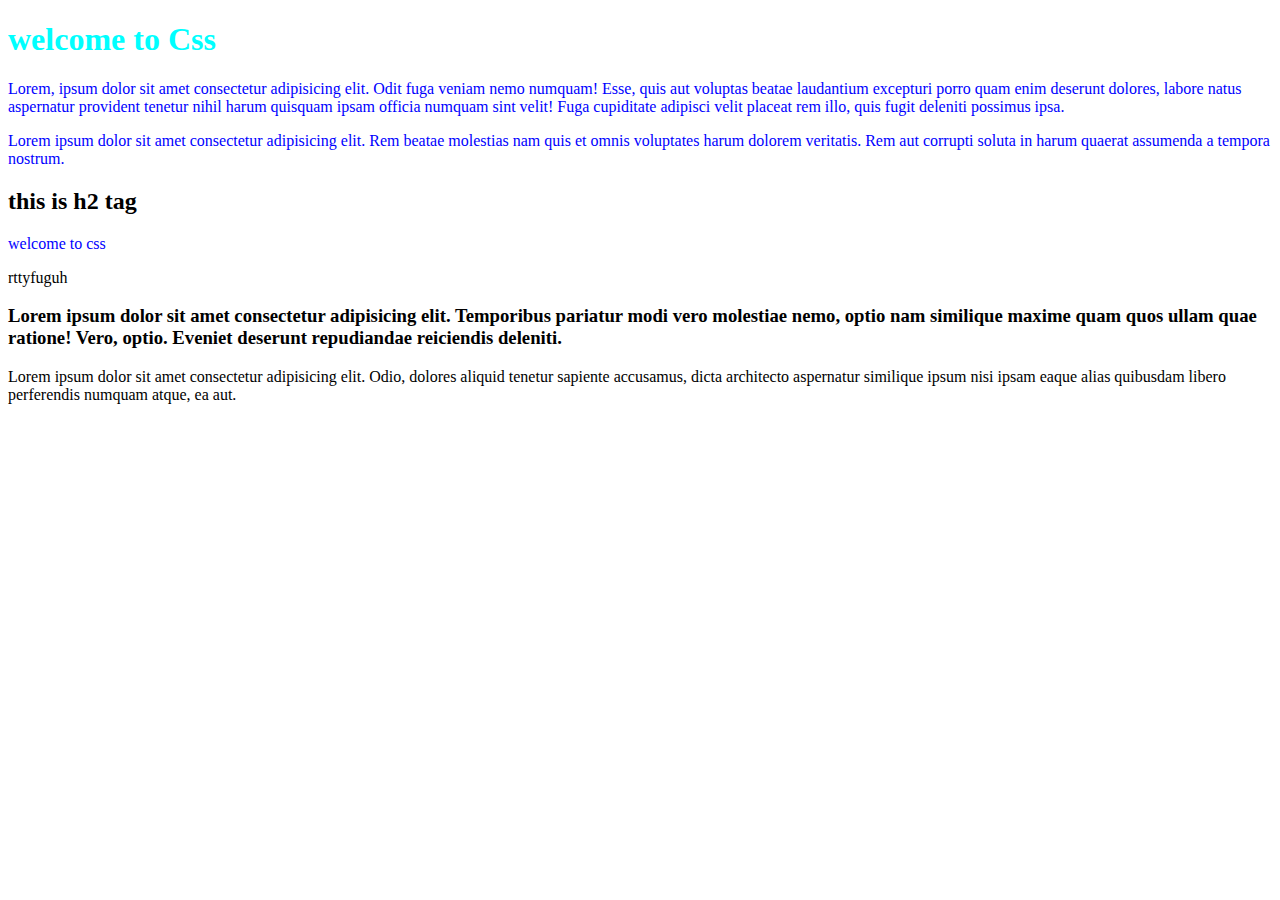
<file: index.html>
<!DOCTYPE html>
<html lang="en">
<head>
    <meta charset="UTF-8">
    <meta name="viewport" content="width=device-width, initial-scale=1.0">
    <title>Document</title>
    <style>
    p{
        color: blue
    }
    </style>
    <link rel="stylesheet" href="./style.css">
    <link rel="stylesheet" href="./style.css">
</head>
<body>
    <h1 style="color: aqua;">welcome to Css</h1>
    <p>Lorem, ipsum dolor sit amet consectetur adipisicing elit. Odit fuga veniam nemo numquam! Esse, quis aut voluptas beatae laudantium excepturi porro quam enim deserunt dolores, labore natus aspernatur provident tenetur nihil harum quisquam ipsam officia numquam sint velit! Fuga cupiditate adipisci velit placeat rem illo, quis fugit deleniti possimus ipsa.</p>
    <p>Lorem ipsum dolor sit amet consectetur adipisicing elit. Rem beatae molestias nam quis et omnis voluptates harum dolorem veritatis. Rem aut corrupti soluta in harum quaerat assumenda a tempora nostrum.</p>
    <h2>this is h2 tag</h2>
    <ul>
        
    </ul>
   <!-- non symentic tag  -->
    <div class="header">
<p>welcome to css</p>
    </div>
   <div id="text"> rttyfuguh</div>
   <h3 class="font-family">Lorem ipsum dolor sit amet consectetur adipisicing elit. Temporibus pariatur modi vero molestiae nemo, optio nam similique maxime quam quos ullam quae ratione! Vero, optio. Eveniet deserunt repudiandae reiciendis deleniti.</h3>
   <div font-size>
    Lorem ipsum dolor sit amet consectetur adipisicing elit. Odio, dolores aliquid tenetur sapiente accusamus, dicta architecto aspernatur similique ipsum nisi ipsam eaque alias quibusdam libero perferendis numquam atque, ea aut.



   </div>
</body>
</html>
</file>
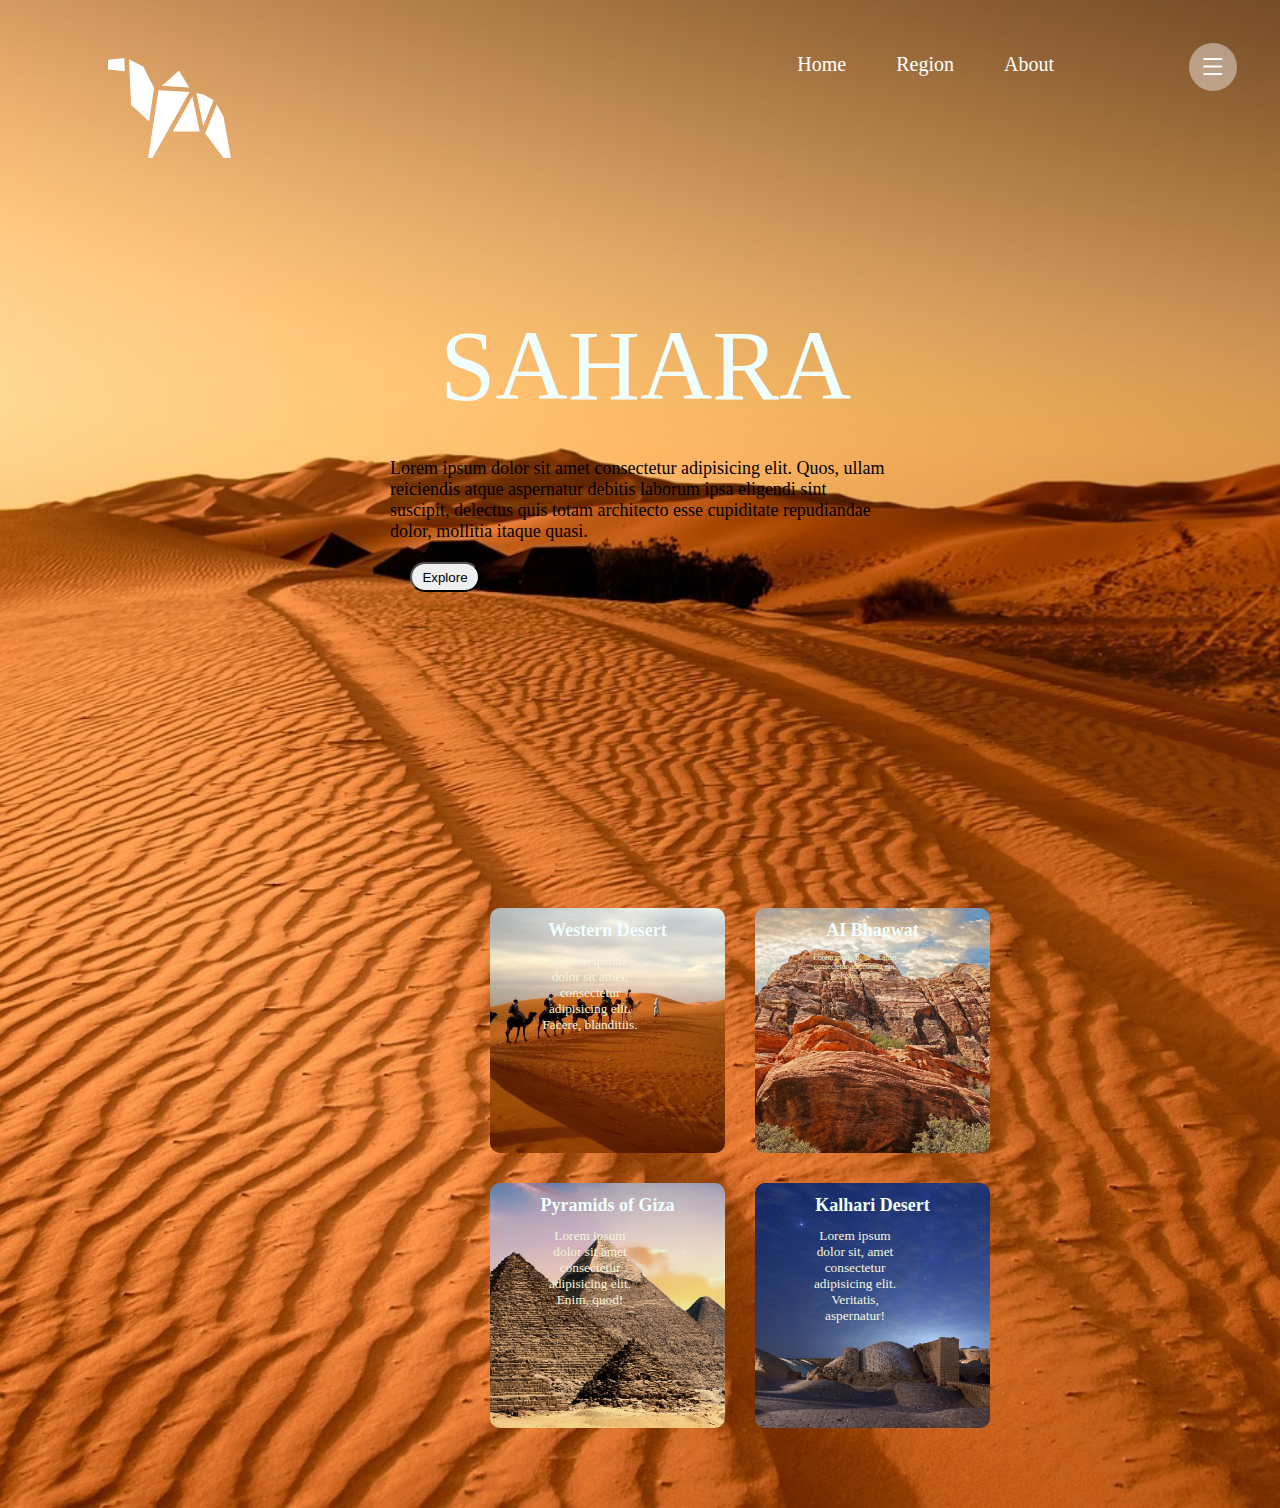
<file: Assignment.html>
<!DOCTYPE html>
<html lang="en">

<head>
    <meta charset="UTF-8">
    <meta name="viewport" content="width=device-width, initial-scale=1.0">
    <title>Document</title>
    <style>
        body {
            background-image: url("desert.jpg");
            flex-wrap: wrap;
            background-position: center;
            background-size: cover;
        }

        .container {
            flex-wrap: wrap;
        }

        .container-one {
            display: flex;
            justify-content: space-between;
            height: 200px;
            /* background-color: rgb(7, 165, 163); */
            gap: 80px;
            flex-wrap: wrap;
            /* background-color: azure; */
        }

        .logo {
            background-image: url("logo.png");
            font-size: 50px;
            width: 125px;
            margin: 50px;
            margin-left: 100px;
            display: flex;
        }

        .main-navbar {
            display: flex;
            gap: 100px;
        }

        ul {
            display: flex;
            align-items: center;
            list-style-type: none;
            gap: 50px;
            height: 80px;

        }

        ul li {
            color: white;
            font-size: 20px;
        }

        .hamburger-menu {
            background-image: url("menu.png");
            display: flex;
            width: 48px;
            height: 48px;
            margin: 35px;
        }

        .container-two {
            margin-bottom: 100px;
            flex-direction: row;
            display: flex;
            flex-wrap: wrap;
            justify-content: center;
            /* margin-left: 200px; */

        }

        .section-one {
            margin: 50px;
            font-size: large;
            display: flex;
            flex-direction: column;
            height: 500px;
            width: 500px;
        }

        .h1 {
            width: 100px;
            height: 100px;
            font-size: 100px;
            color: azure;
            margin: 50px;
            /* font-family: 'Lucida Sans', 'Lucida Sans Regular', 'Lucida Grande', 'Lucida Sans Unicode', Geneva, Verdana, sans-serif; */
            /* font-family: ; */
        }

        p {
            /* margin-top:170px; */
            width: 100px;
            height: 100px;
            color: beige;
            /* margin: 20px; */
            /* margin-right: 10px; */
        }

        .background {
            width: 70px;
            height: 30px;
            border-radius: 20px;
            margin: 20px;
        }

        .section-two {
            display: grid;
            grid-template-columns: repeat(2, 1fr);
            grid-template-rows: repeat(2, 1fr);
            height: 500px;
            width: 500px;
            /* border: 3px solid black; */
            /* margin: 200px; */
            gap: 30px;
            margin-left: 200px;
            margin-top: 100px;
            background-position: center;
            background-size: cover;
            /* justify-content: center; */

            /* box-shadow: 10px 10px gray; */

            /* display: flex; */

        }

        .box {
            /* background-color: coral; */
            /* border: 10px solid black */
        }

        .box1 {
            grid-column: 1/2;
            grid-row: 1/2;
            background-image: url("pic-1.png");
            background-position: center;
            background-size: cover;
            border-radius: 10px;

            /* display: grid; */
        }

        .box2 {
            grid-column: 2/3;
            grid-row: 1/2;
            background-image: url("pic-2.png");
            background-position: center;
            background-size: cover;
            font-size: xx-small;
            border-radius: 10px;
        }

        .box3 {
            grid-column: 1/2;
            grid-row: 2/3;
            background-image: url("pic-3.png");
            background-position: center;
            background-size: cover;
            border-radius: 10px;
        }

        .box4 {
            grid-column: 2/3;
            grid-row: 2/3;
            background-image: url("pic-4.png");
            background-position: center;
            background-size: cover;
            border-radius: 10px;
        }

        h1 {
            color: azure;
            font-size: large;
            /* margin right: ;: 50px; */
            text-align: center;
        }

        p {
            color: beige;
            text-align: center;

            margin: 0px 0px 100px 50px;
            font-size: smaller;
        }
    </style>
</head>

<body>
    <div class="container">
        <div class="container-one">
            <div class="logo"></div>
            <div class="main-navbar">
                <div class="navbar-menu">
                    <ul>
                        <li>Home</li>
                        <li>Region</li>
                        <li>About</li>
                    </ul>
                </div>
                <div class="hamburger-menu"></div>
            </div>
        </div>
        <div class="container-two">
            <div class="section-one">
                <div class="h1">SAHARA</div>
                <div>Lorem ipsum dolor sit amet consectetur adipisicing elit. Quos, ullam reiciendis atque aspernatur
                    debitis laborum ipsa eligendi sint suscipit, delectus quis totam architecto esse cupiditate
                    repudiandae dolor, mollitia itaque quasi.
                </div>
                <button class="background">Explore</button>
            </div>
            <div class="section-two">
                <div class="box box1">
                    <h1>Western Desert</h1>
                    <p>Lorem ipsum dolor sit amet, consectetur adipisicing elit. Facere, blanditiis.</p>
                </div>
                <div class="box box2">
                    <h1>AI Bhagwat</h1>
                    <p>Lorem ipsum dolor sit amet consectetur adipisicing elit. Iusto, dist</p>
                </div>
                <div class="box box3">
                    <h1> Pyramids of Giza</h1>
                    <p>Lorem ipsum dolor sit amet consectetur adipisicing elit. Enim, quod!</p>
                </div>
                <div class="box box4">
                    <h1>Kalhari Desert</h1>
                    <p>Lorem ipsum dolor sit, amet consectetur adipisicing elit. Veritatis, aspernatur!</p>
                </div>


            </div>
        </div>
    </div>
    <!-- <div class="main-container">
    <div class="navbar">
        <div class="logo"></div>
        <div class="main-navbar">
            <div class="navbar-menu">
                <ul>
                  <li>Home</li>
                  <li>Region</li>
                  <li>About</li>
                </ul>
              </div>
             <div class="hamburger-menu"></div>
        </div>

    </div>
    <div class="containertwo">
        <div class="left-container">
            <h1>SHARA</h1>
            <p>lorem</p>
        </div>
        <div class="right-container"></div>
    </div>
</div> -->
</body>

</html>
</file>
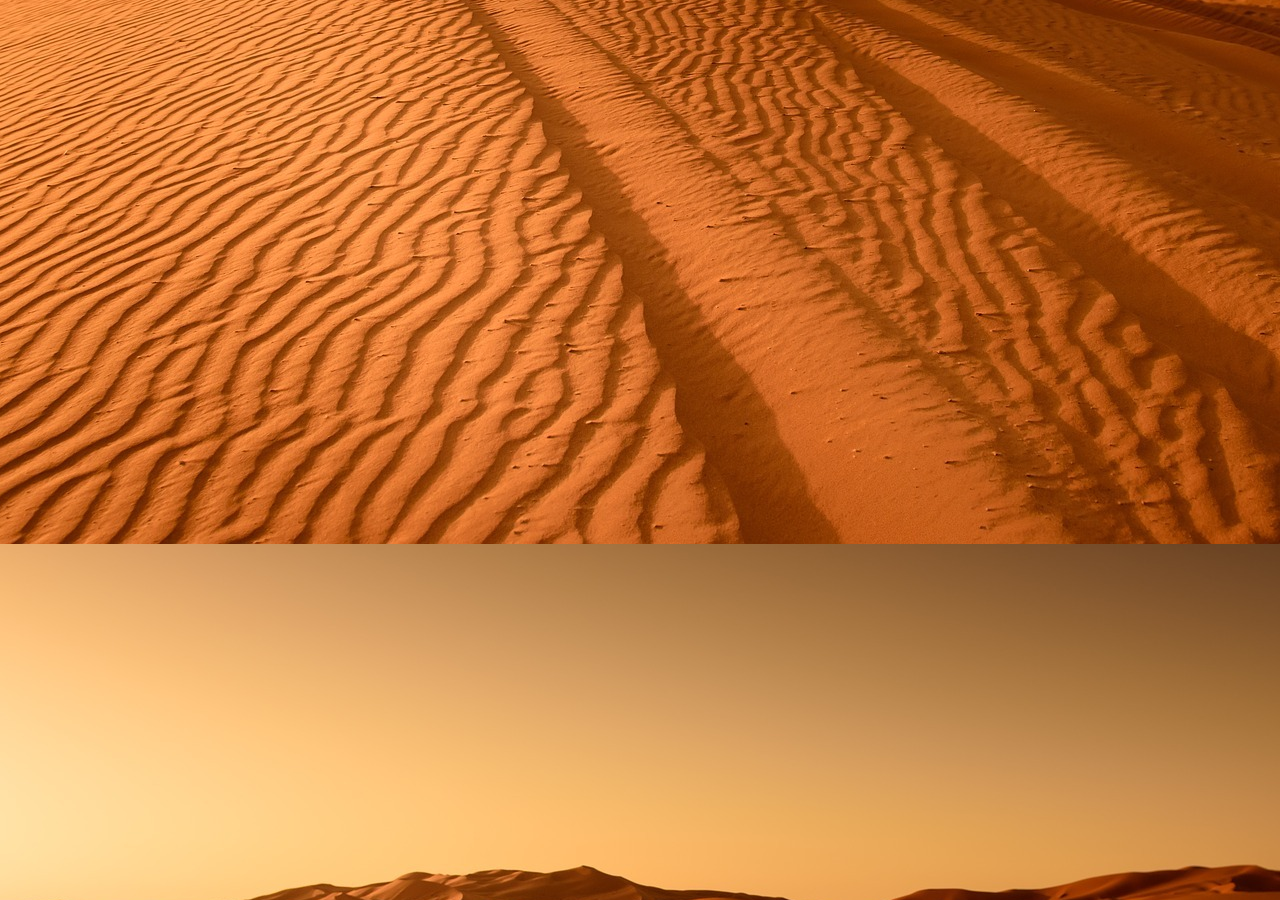
<file: assinment.html>
<!DOCTYPE html>
<html lang="en">
<head>
    <meta charset="UTF-8">
    <meta name="viewport" content="width=device-width, initial-scale=1.0">
    <title>Document</title>
    <style>
        body{
            background-image: url("../desert.jpg");
            background-position: center;
        }
    </style>
</head>
<body>
    
</body>
</html>
</file>
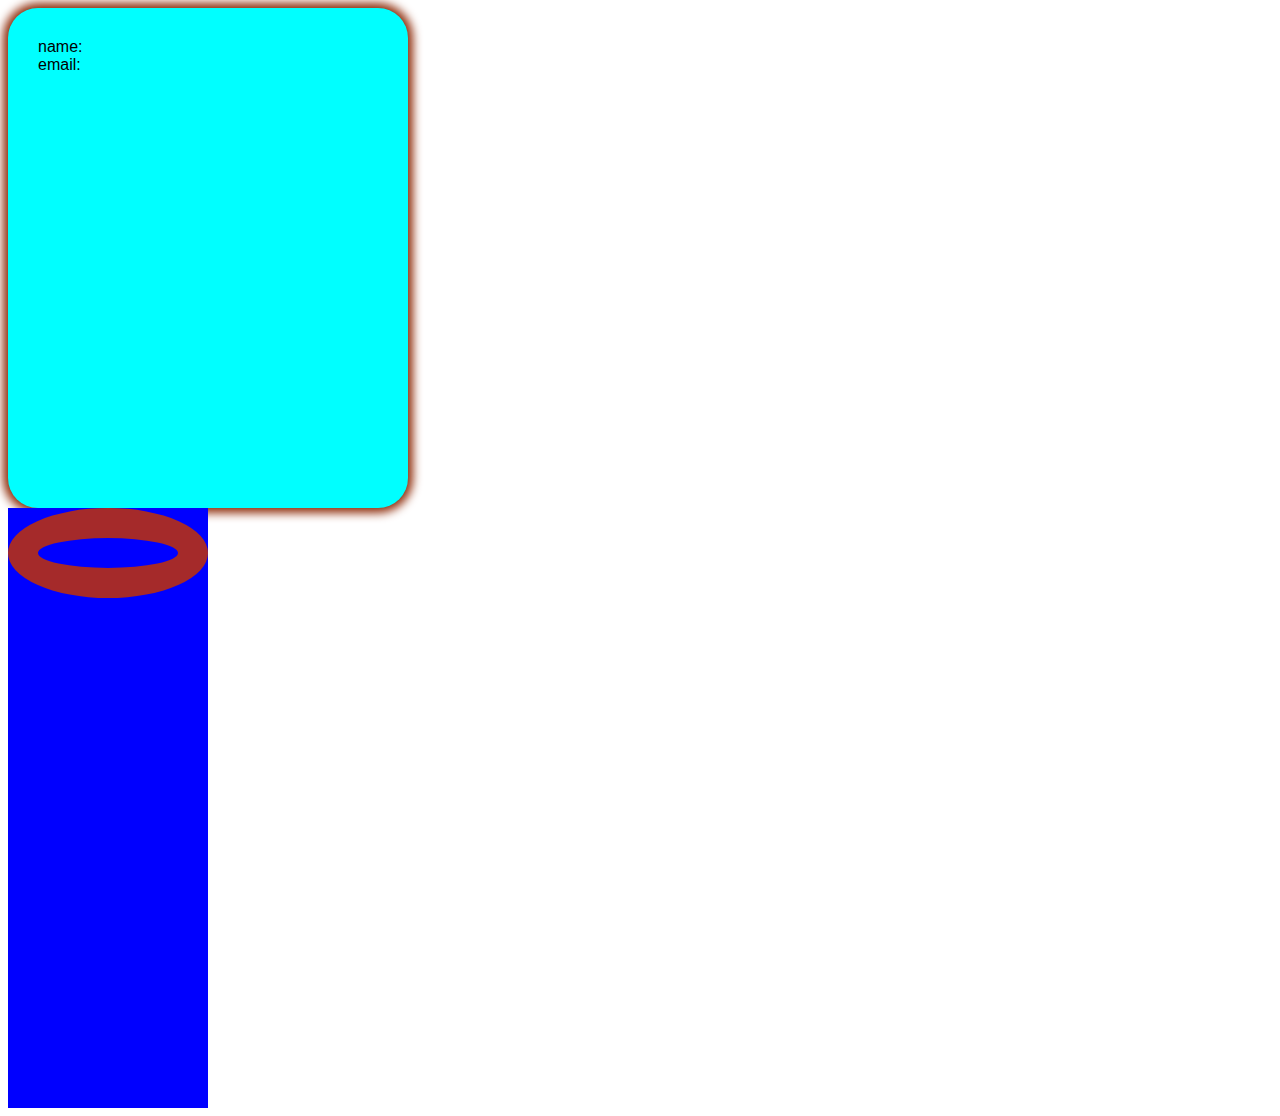
<file: box-model.html>
<!DOCTYPE html>
<html lang="en">
<head>
    <meta charset="UTF-8">
    <meta name="viewport" content="width=device-width, initial-scale=1.0">
    <title>Document</title>
    <style>
        .container{
            /* border-radius: 50px; */
            /* display: flex; */
            /* justify-content: center; */
            /* align-items: center; */
             height: 200px; 
            background-color: blue;
            width: 200px;
            /* margin-left: 34px; */
            /* margin-top: 50px; */
            /* margin-bottom: 90px; */

            /* shortn prop */
            /* margin: top right bottom left; */
            /* margin: 50px 0px 90px 30px; */
            /* top-bottom left-right */
            /* margin: 30px 60px; */
            /* applicable for all sides */
            /* margin: 50px; */
            /* display: flex; */
        }

.sub-container{
          border-width: 30px;
          height: 30px;
          border-color: brown;
          border-style: solid;
border-radius: 50%;
        }
        .form-container{width: 400px;
        height: 500px;
        background-color: aqua;
        border-radius: 30px;
        font-family: 'Segoe UI', Tahoma, Geneva, Verdana, sans-serif;
        
       

        padding: 30px;
        box-sizing: border-box ;
        box-shadow: -10px 10px coral;
        box-shadow: x-axis y-axis blur spread color ;
        box-shadow: 0px 0px 10px 5px rgb(143, 46, 12) ;
        }
        input{
            background-color: #1c67359c;
            border: 2px solid color(srgb rgb(44, 12, 12) green blue);
        }
        .inside-form{

        }
        .box 
        .chatbot{
            width: 50px;
            border: 5px solid cornflowerblue;
            border-radius: 50%;
            position: fixed;
           right: 50px;
            bottom: 39px;
            height: 40;
            background-color: aqua;


        }
    </style>
</head>
<body>
    <div class="form-container">
        <div class="inside-form">
        </label>name:
        <br>
        <label>email:

        </div>

    </div>
    <div class="container">
        <div class="sub-container"> </div>
    </div>
    <div class="container"></div>
    <div class="container"></div>
    <div class="chatbot"></div>
</body>
</html>
</file>
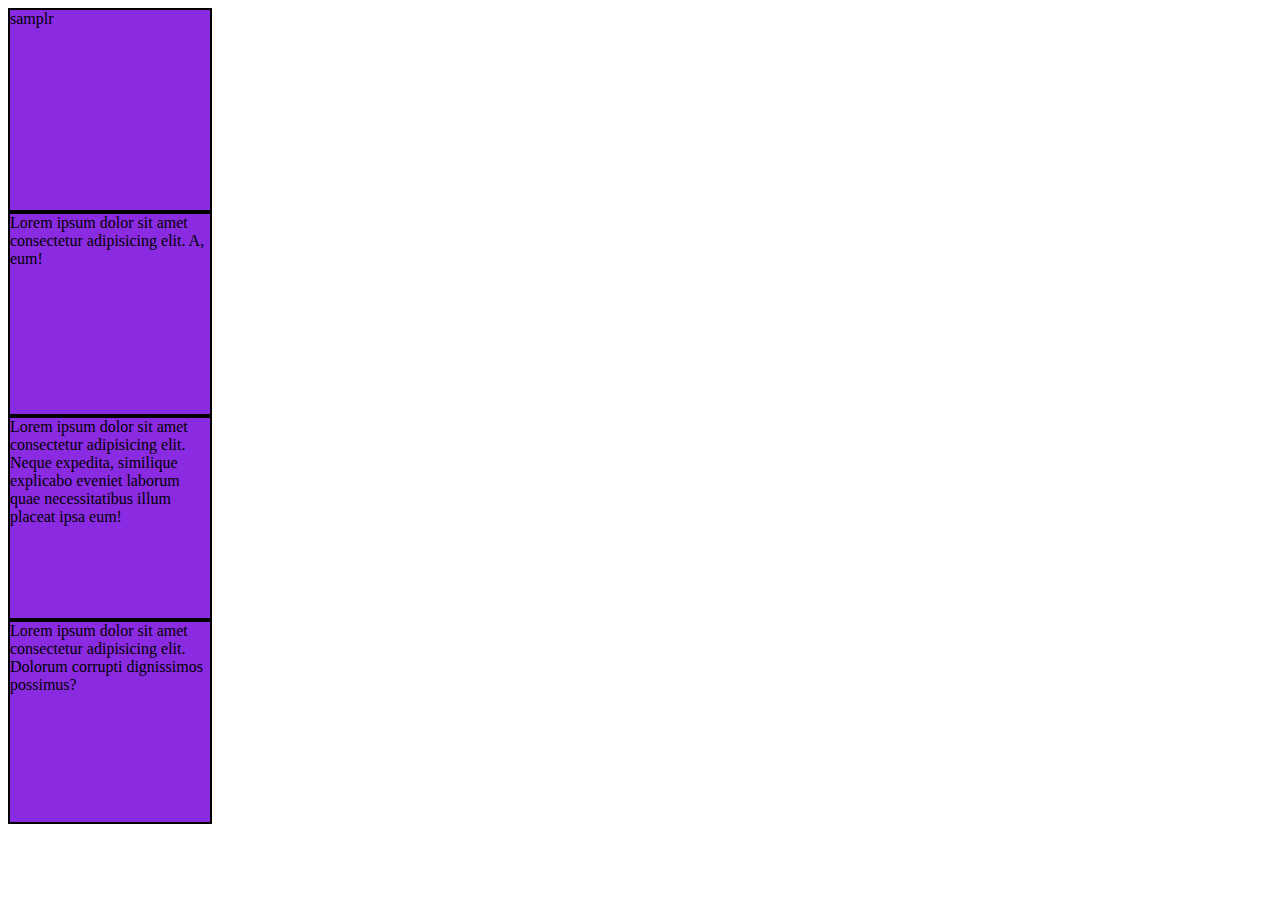
<file: display.html>
<!DOCTYPE html>
<html lang="en">
<head>
    <meta charset="UTF-8">
    <meta name="viewport" content="width=device-width, initial-scale=1.0">
    <title>Document</title>
    <style>
        .box{
            width: 200px;
            height: 200px;
            border: 2px solid black;
            background-color: blueviolet;
            /* display: inline; */
            /* display: flexbox; */
            /* flex-wrap: wrap; */
        }
    </style>
</head>
<body>
    <div class="box">samplr</div>
    <div class="box">Lorem ipsum dolor sit amet consectetur adipisicing elit. A, eum!</div>
    <div class="box">Lorem ipsum dolor sit amet consectetur adipisicing elit. Neque expedita, similique explicabo eveniet laborum quae necessitatibus illum placeat ipsa eum!</div>
    <div class="box">Lorem ipsum dolor sit amet consectetur adipisicing elit. Dolorum corrupti dignissimos possimus?</div>
</body>
</html>
</file>
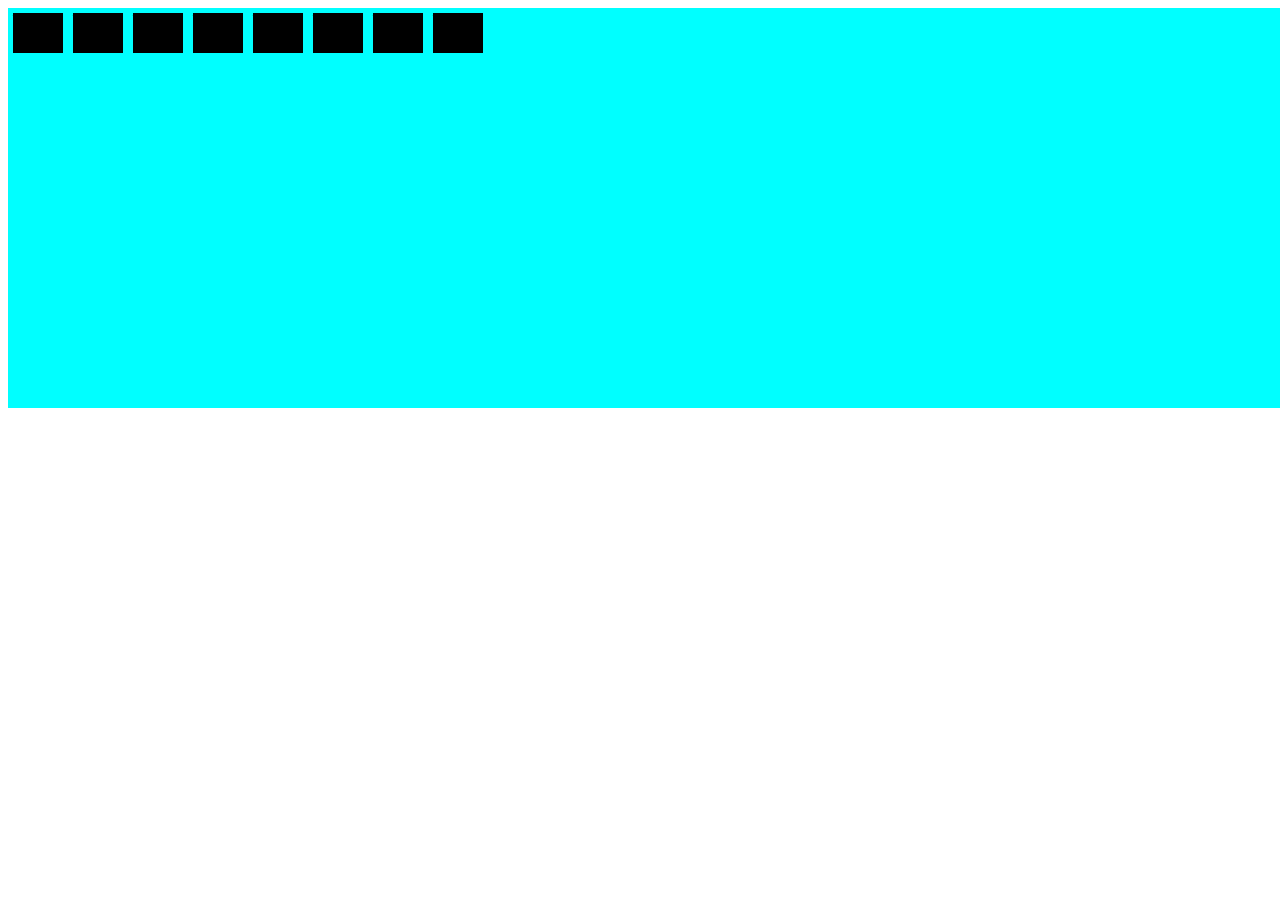
<file: flexbox.html>
<!DOCTYPE html>
<html lang="en">
<head>
    <meta charset="UTF-8">
    <meta name="viewport" content="width=device-width, initial-scale=1.0">
    <title>Document</title>
    <style>
        .parent{
            width: 5000px;
            height: 400px;
            background-color: aqua;
            display: flex;
            /* flex-direction: column; */
            flex-wrap: wrap;
        }
        .child{
            width: 50px;
            height: 40px;
            background-color: black;
            /* flex-direction:row; */
            margin: 5px;
            display: flex;
            flex-wrap: wrap;
        }
    </style>
</head>
<body>
    <div class="parent">
        <div class="child">box1</div>
        <div class="child">box2</div>
        <div class="child">box3</div>
        <div class="child">box4</div>
        <div class="child">box1</div>
        <div class="child">box2</div>
        <div class="child">box3</div>
        <div class="child">box4</div>
    </div>
</body>
</html>
</file>
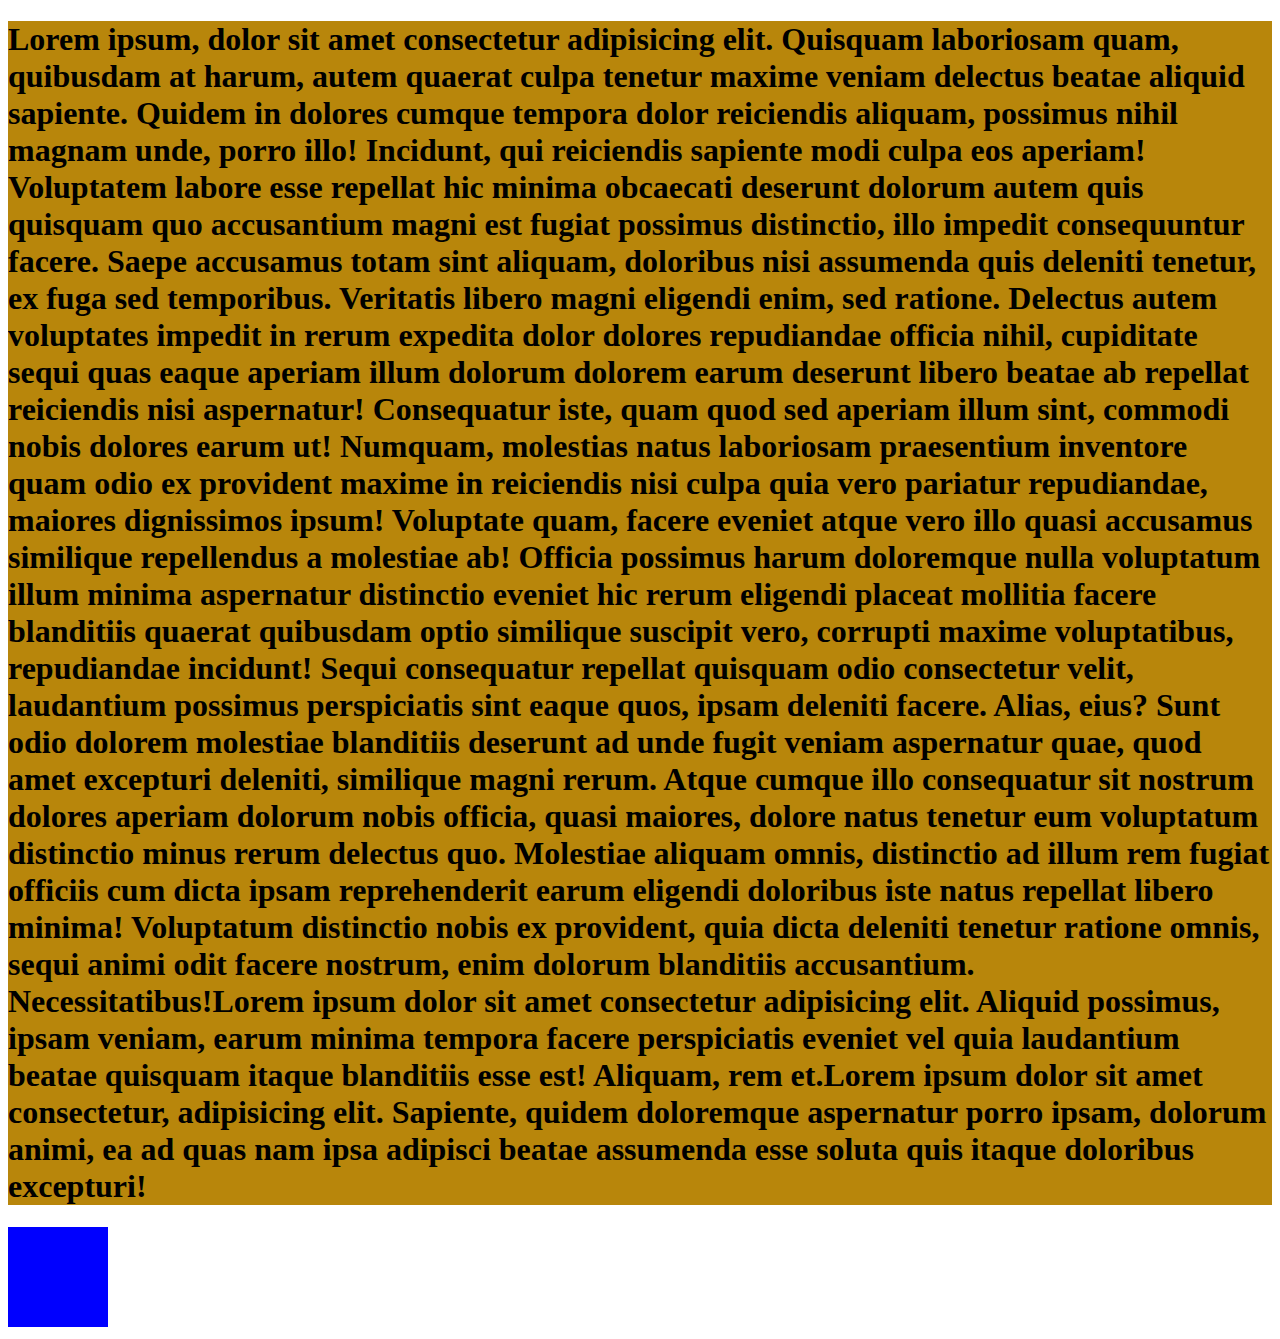
<file: position-sticky.html>
<!DOCTYPE html>
<html lang="en">
<head>
    <meta charset="UTF-8">
    <meta name="viewport" content="width=device-width, initial-scale=1.0">
    <title>Document</title>
   <style>
    .card{width: 100px;
         height: 100px;

         background-color: blue;
         position: relative;
         display: inline-block;
         text-align: center;
         position: sticky;

    }
    h1{
        background-color: darkgoldenrod;
        position: sticky;
        top: 0px;
    }
   </style>
</head>
<body>
  
<h1> Lorem ipsum, dolor sit amet consectetur adipisicing elit. Quisquam laboriosam quam, quibusdam at harum, autem quaerat culpa tenetur maxime veniam delectus beatae aliquid sapiente. Quidem in dolores cumque tempora dolor reiciendis aliquam, possimus nihil magnam unde, porro illo! Incidunt, qui reiciendis sapiente modi culpa eos aperiam! Voluptatem labore esse repellat hic minima obcaecati deserunt dolorum autem quis quisquam quo accusantium magni est fugiat possimus distinctio, illo impedit consequuntur facere. Saepe accusamus totam sint aliquam, doloribus nisi assumenda quis deleniti tenetur, ex fuga sed temporibus. Veritatis libero magni eligendi enim, sed ratione. Delectus autem voluptates impedit in rerum expedita dolor dolores repudiandae officia nihil, cupiditate sequi quas eaque aperiam illum dolorum dolorem earum deserunt libero beatae ab repellat reiciendis nisi aspernatur! Consequatur iste, quam quod sed aperiam illum sint, commodi nobis dolores earum ut! Numquam, molestias natus laboriosam praesentium inventore quam odio ex provident maxime in reiciendis nisi culpa quia vero pariatur repudiandae, maiores dignissimos ipsum! Voluptate quam, facere eveniet atque vero illo quasi accusamus similique repellendus a molestiae ab! Officia possimus harum doloremque nulla voluptatum illum minima aspernatur distinctio eveniet hic rerum eligendi placeat mollitia facere blanditiis quaerat quibusdam optio similique suscipit vero, corrupti maxime voluptatibus, repudiandae incidunt! Sequi consequatur repellat quisquam odio consectetur velit, laudantium possimus perspiciatis sint eaque quos, ipsam deleniti facere. Alias, eius? Sunt odio dolorem molestiae blanditiis deserunt ad unde fugit veniam aspernatur quae, quod amet excepturi deleniti, similique magni rerum. Atque cumque illo consequatur sit nostrum dolores aperiam dolorum nobis officia, quasi maiores, dolore natus tenetur eum voluptatum distinctio minus rerum delectus quo. Molestiae aliquam omnis, distinctio ad illum rem fugiat officiis cum dicta ipsam reprehenderit earum eligendi doloribus iste natus repellat libero minima! Voluptatum distinctio nobis ex provident, quia dicta deleniti tenetur ratione omnis, sequi animi odit facere nostrum, enim dolorum blanditiis accusantium. Necessitatibus!Lorem ipsum dolor sit amet consectetur adipisicing elit. Aliquid possimus, ipsam veniam, earum minima tempora facere perspiciatis eveniet vel quia laudantium beatae quisquam itaque blanditiis esse est! Aliquam, rem et.Lorem ipsum dolor sit amet consectetur, adipisicing elit. Sapiente, quidem doloremque aspernatur porro ipsam, dolorum animi, ea ad quas nam ipsa adipisci beatae assumenda esse soluta quis itaque doloribus excepturi!</h1>  
  <div class="card"></div>
</body>
</html>
</file>
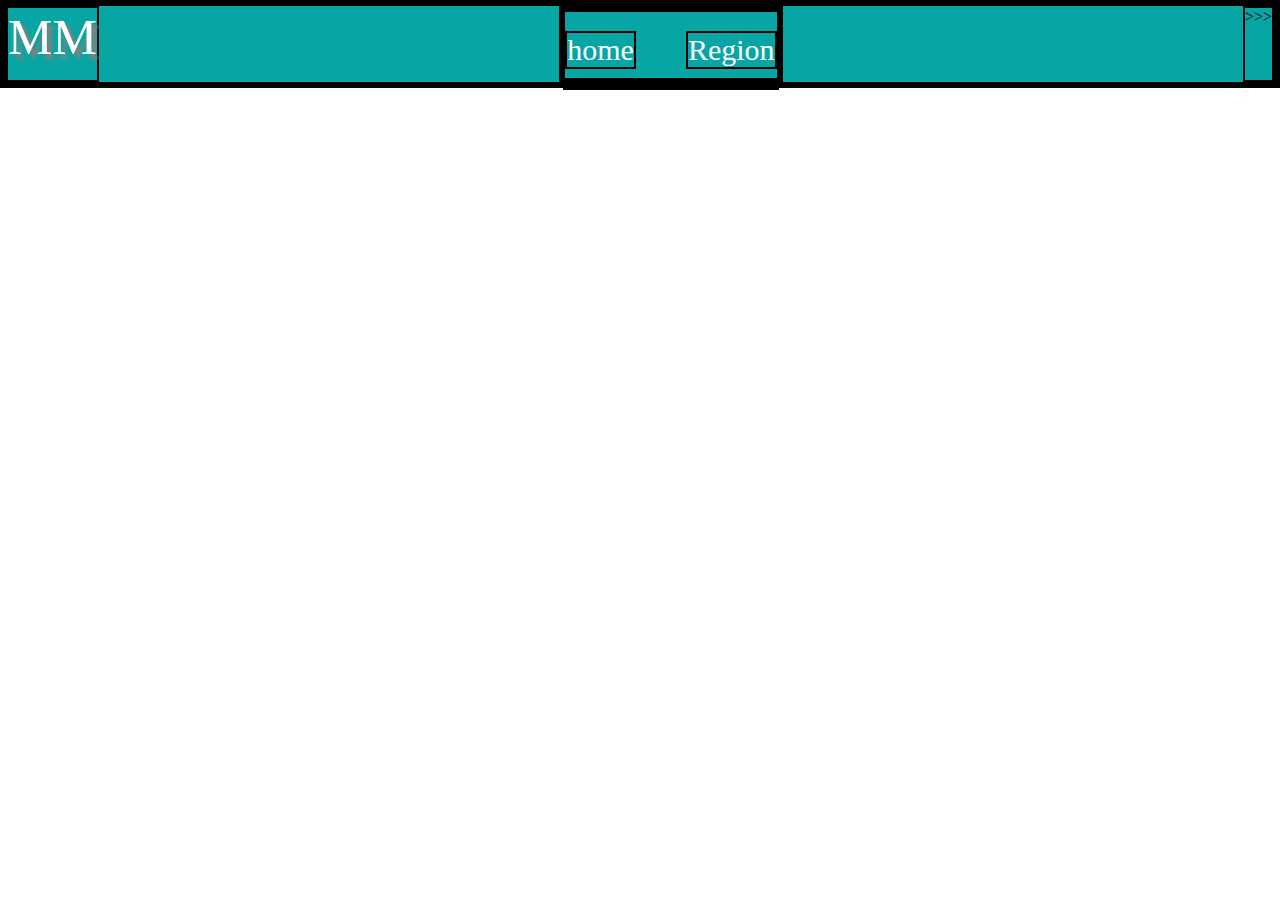
<file: practise.html>
<!DOCTYPE html>
<html lang="en">
<head>
    <meta charset="UTF-8">
    <meta name="viewport" content="width=device-width, initial-scale=1.0">
    <title>Document</title>
    <style>
* {
        margin: 0;
        padding: 0;
        box-sizing: border-box;
        border: 2px solid black;
      }
    .navbar{
        display: flex;
        justify-content: space-between;
        height: 80px;
        background-color: rgb(7, 165, 163);
        gap: 80px;
    }
    .logo{
        font-size: 50px;
        font-family: cursive;
        color: white;
        text-shadow: 5px 5px 3px gray;
    }
    .main-navbar{
        display: flex;
        gap: 80px;
        
    }
    ul{
        display: flex;
        align-items: center;
        /* justify-content: center; */
        list-style-type: none;
        gap: 50px;
        height: 80px;


    }
    ul li{
        /* display: flex; */
        color: white;
        font-size: 30px;
    }
    .hamburgr-menu{
        font-size: medium;
        font-family: cursive;
        color: blue;
    }
        </style>
</head>
<body>
    <div class="navbar">
        <div class="logo">MM</div>
        
        <div class="main-navbar">
            <div class="navbar-menu">
                <ul>
                    <li>home</li>
                    <li>Region</li>
                </ul>
            </div>
        </div>
        <div class="hamburger-menu">
            >>>
        </div>
    </div>
</body>
</html>
</file>
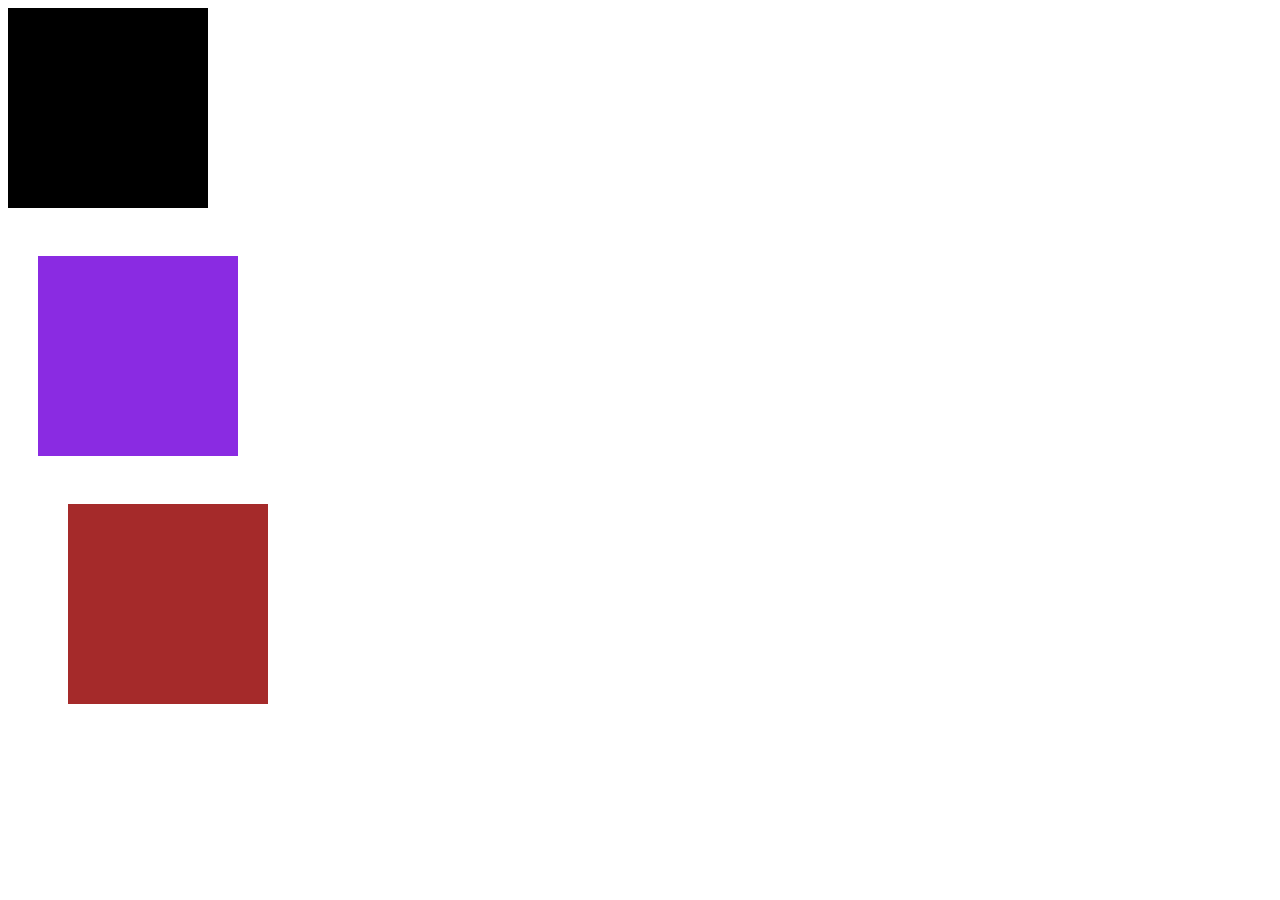
<file: z-index.html>
<!DOCTYPE html>
<html lang="en">
<head>
    <meta charset="UTF-8">
    <meta name="viewport" content="width=device-width, initial-scale=1.0">
    <title>Document</title>
  <style>
    .card{
        width: 200px;
         height: 200px;

         position: relative;
         
    }
    .box1{
        background-color: black;
        /* z-index: 2; */
    }
    .box2{
        background-color: blueviolet;
        top: 30px;
        left: 30px;
        z-index: 3;

    }
    .box3{
        background-color: brown;
        top: 60px;
        left: 60px;
    }
  </style>
</head>
<body>
   <div class="card box1"></div> <br>
   <div class="card box2"></div> <br>
   <div class="card box3"></div> <br>
</body>
</html>
</file>
<file: style.css>
.main-container{
    
}
</file>
